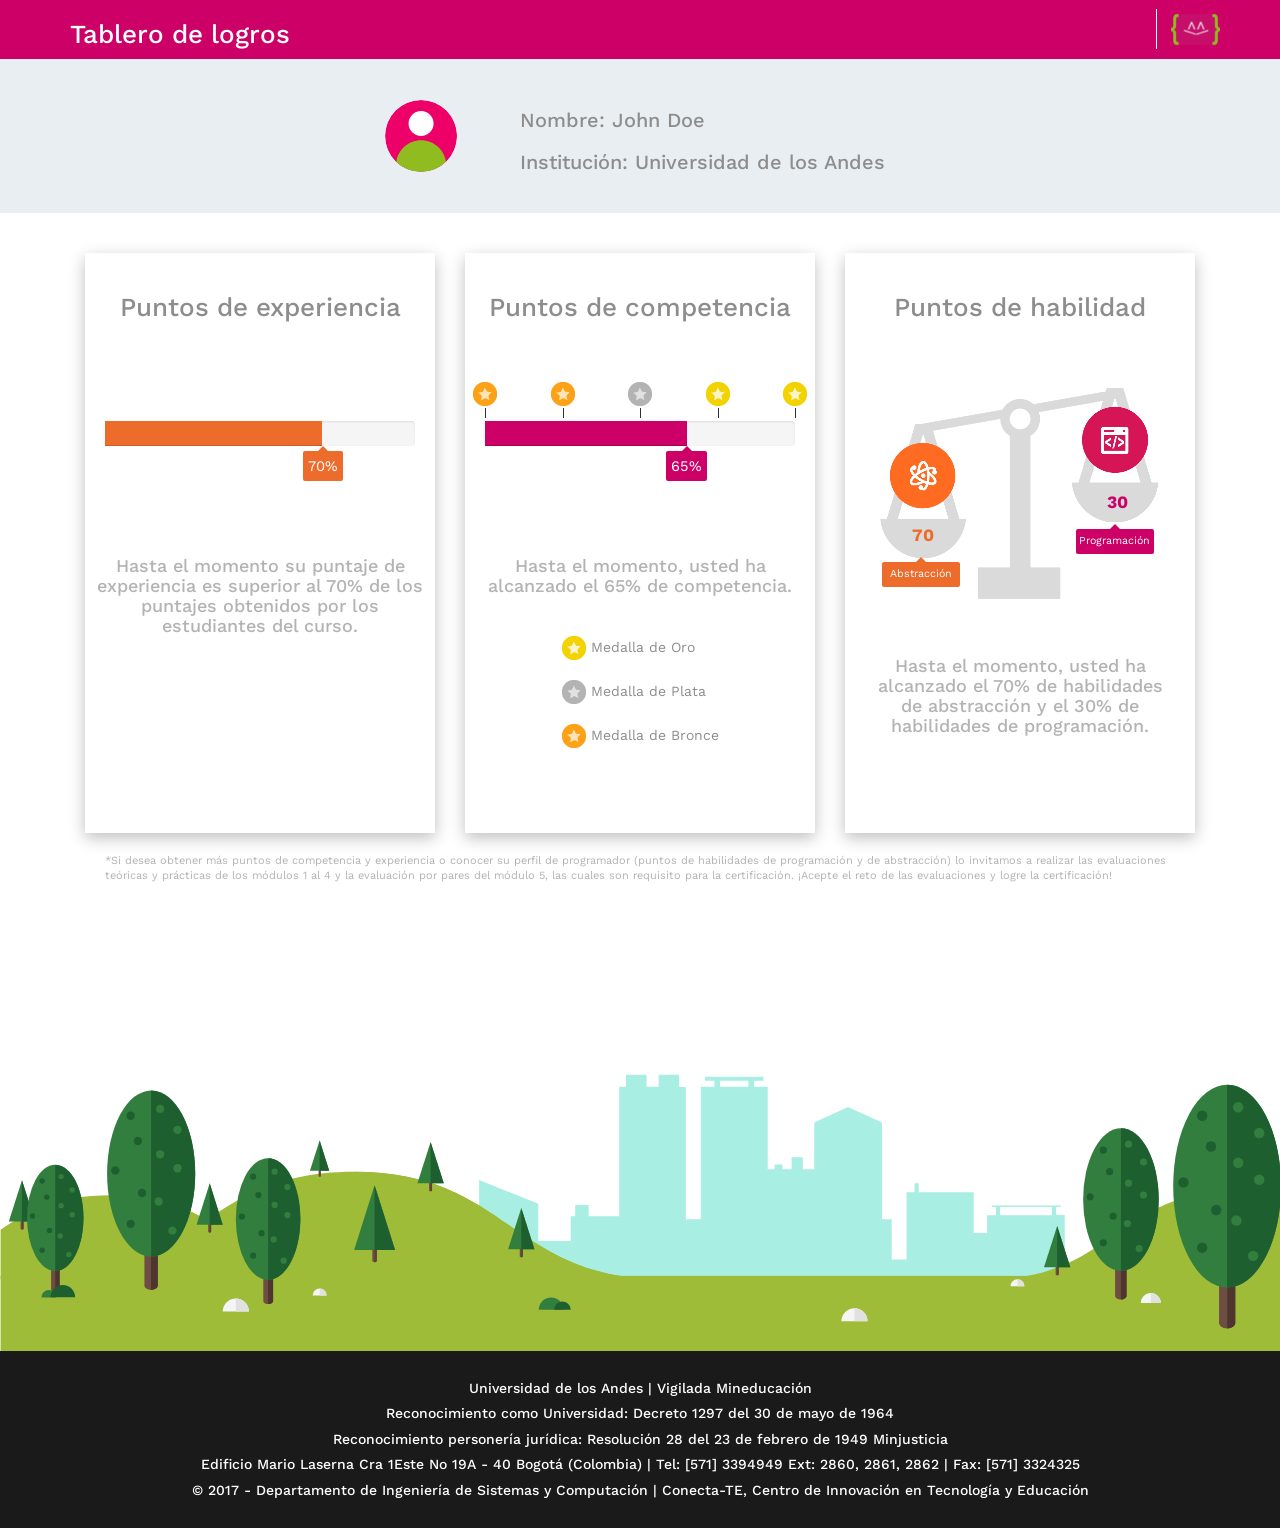
<file: index2.html>
<!DOCTYPE html>
<html lang="es">
  <head>
    <meta charset="utf-8">
    <meta http-equiv="X-UA-Compatible" content="IE=edge">
    <meta name="viewport" content="width=device-width, initial-scale=1">
    <!-- The above 3 meta tags *must* come first in the head; any other head content must come *after* these tags -->
    <meta name="description" content="">
    <meta name="author" content="">
    <link rel="icon" href="../../favicon.ico">

    <title>Inicio</title>

    <!-- Fonts -->
    <link href="https://fonts.googleapis.com/css?family=Work+Sans:300,400,500,600,700" rel="stylesheet">

    <!-- Bootstrap core CSS -->
    <link href="bootstrap/css/bootstrap.min.css" rel="stylesheet">

    <!-- Custom styles for this template -->
    <link href="css/starter-template.css" rel="stylesheet">
    <link href="css/main-theme.css" rel="stylesheet">
    <link href="css/main-theme-responsive.css" rel="stylesheet">

    <!-- HTML5 shim and Respond.js for IE8 support of HTML5 elements and media queries -->
    <!--[if lt IE 9]>
      <script src="https://oss.maxcdn.com/html5shiv/3.7.3/html5shiv.min.js"></script>
      <script src="https://oss.maxcdn.com/respond/1.4.2/respond.min.js"></script>
    <![endif]-->
  </head>

  <body> 
    <nav class="navbar navbar-inverse navbar-cupi2">
      <div class="container">
        <div class="navbar-header">
          <h1>Tablero de logros 
          </h1>
          <a class="navbar-brand right" href="#"><img src="img/cupi2.png" height="100%"></a>
        </div>
      </div>
    </nav>

    <section class="row profile-data" style="padding-top: 0;">
    <div class="container personal-data">
        <div class="container">
        <div class="col-md-6 col-md-offset-3 primary">
          <div class="col-md-3">
            <img class="image img-circle" src="img/default-profile.svg" width="72">
          </div>
          <div class="col-md-9">
            <h3>Nombre: <span class="name"></span></h3>
            <h3>Institución: <span class="institution"></span></h3>
          </div>
        </div>
      </div>
    </div>
    </section>

    <section class="row points-data">
      <div class="container">
          <div class="col-md-4 center-all-content-v">
             <div class="card" id="seccion-experiencia">
            <h1>Puntos de experiencia</h1>
            <div class="progress">
                <div class="progress-bar exp-bar" role="progressbar" aria-valuenow="50" aria-valuemin="0" aria-valuemax="100">
                  <span class="dato-puntos-exp">50%</span>
                </div>
            </div>
            <div class="row info-puntaje">
              <h4>Hasta el momento su puntaje de experiencia es superior al <span class="dato-puntos-exp">50%</span> de los puntajes obtenidos por los estudiantes del curso.</h4>
            </div>
             </div>
          </div>

          <div class="col-md-4 center-all-content-v">
             <div class="card" id="seccion-competencia">
            <h1>Puntos de competencia</h1>
              <div class="progress">
                <div class="progress-bar comp-bar" role="progressbar" aria-valuenow="65" aria-valuemin="0" aria-valuemax="100">
                  <span class="dato-puntos-comp">50%</span>
                </div>
            </div>
            <div class="row info-puntaje center-all-content-v">
              <h4>Hasta el momento, usted ha alcanzado el <span class="dato-puntos-comp">50%</span> de competencia.</h4>
              <ul class="convention">
              <li>
                <img src="img/oro.png" alt="Medalla de Oro" /> Medalla de Oro
              </li>
              <li>
                <img src="img/plata.png" alt="Medalla de Plata" /> Medalla de Plata
              </li>
              <li>
                <img src="img/bronce.png" alt="Medalla de Bronce" /> Medalla de Bronce
              </li>
            </ul>
            </div>
             </div>
          </div>

          <div class="col-md-4 center-all-content-v">
            <div class="card">
            <h1>Puntos de habilidad</h1>
            <div id="contenedorCanvas">
              <form>
                <input id="input_izq" type="text">
                <span id="label_izq" class="label-indicator center-all-content-v">Abstracción</span>
                <input id="input_der" type="text">
                <span id="label_der" class="label-indicator center-all-content-v">Programación</span>
              </form>
            </div>
            <h4>Hasta el momento, usted ha alcanzado el 
<span class="puntos-abstraccion"></span>%
de habilidades de abstracción y el 
<span class="puntos-programacion"></span>%
 de habilidades de programación.</h4>
          </div>
          </div>
      </div>
    </section>

    <section class="row">
      <div class="container">
        <div class="col-md-12">
          <p style="font-size: 11px; text-align: left; padding: 0 20px; color: #B3B3B3;">*Si desea obtener más puntos de competencia y experiencia o conocer su perfil de programador (puntos de habilidades de programación y de abstracción) lo invitamos a realizar las evaluaciones teóricas y prácticas de los módulos 1 al 4 y la evaluación por pares del módulo 5, las cuales son requisito para la certificación. ¡Acepte el reto de las evaluaciones y logre la certificación!</p>
        </div>
      </div>
    </section>

    <section class="row city-background">
      <img src="img/city-background.svg" width="100%">
    </section>

    <footer class="row footer-cupi2">
      <div class="container">
        <h5>Universidad de los Andes | Vigilada Mineducación</h5>
        <h5>Reconocimiento como Universidad: Decreto 1297 del 30 de mayo de 1964</h5>
        <h5>Reconocimiento personería jurídica: Resolución 28 del 23 de febrero de 1949 Minjusticia</h5>
        <h5>Edificio Mario Laserna Cra 1Este No 19A - 40 Bogotá (Colombia) | Tel: [571] 3394949 Ext: 2860, 2861, 2862 | Fax: [571] 3324325 </h5>
        <h5>© 2017 - Departamento de Ingeniería de Sistemas y Computación | Conecta-TE, Centro de Innovación en Tecnología y Educación</h5>
      </div>
    </footer>

    <!-- Bootstrap core JavaScript
    ================================================== -->
    <!-- Placed at the end of the document so the pages load faster -->
    <script src="js/jquery.min.js"></script>
    <script src="bootstrap/js/bootstrap.min.js"></script>
    <script src="p5/p5.js" type="text/javascript"></script>
    <script src="p5/p5.dom.js" type="text/javascript"></script>
    <script src="js/main.js" type="text/javascript"></script>
    <script src="js/balanza.js" type="text/javascript"></script>
  </body>
</html>
</file>
<file: css/starter-template.css>
.starter-template {
  padding: 40px 15px;
  text-align: center;
}
</file>
<file: css/main-theme.css>
/* Colors */
/*Fonts All*/
* {
  font-family: 'Work Sans', sans-serif; }

/* General Styles */
h1 {
  font-size: 26px; }

h3 {
  font-size: 20px; }

.center-all-content-v {
  display: -webkit-flex;
  display: -ms-flexbox;
  display: flex;
  -webkit-flex-direction: column;
  -ms-flex-direction: column;
  flex-direction: column;
  -webkit-justify-content: center;
  -ms-flex-pack: center;
  justify-content: center;
  -webkit-align-items: center;
  -ms-flex-align: center;
  align-items: center;
  -webkit-align-content: center;
  -ms-flex-line-pack: center;
  align-content: center; }

.center-all-content-h {
  display: -webkit-flex;
  display: -ms-flexbox;
  display: flex;
  -webkit-flex-direction: row;
  -ms-flex-direction: row;
  flex-direction: row;
  -webkit-justify-content: center;
  -ms-flex-pack: center;
  justify-content: center;
  -webkit-align-items: center;
  -ms-flex-align: center;
  align-items: center;
  -webkit-align-content: center;
  -ms-flex-line-pack: center;
  align-content: center; }

.stretch-content-fit {
  display: -webkit-flex;
  display: -ms-flexbox;
  display: flex;
  -webkit-justify-content: center;
  -ms-flex-pack: center;
  justify-content: center;
  -webkit-align-items: stretch;
  -ms-flex-align: stretch;
  align-items: stretch; }

.bottom-border {
  border-bottom: 1px solid white;
  padding-bottom: 25px; }

.personal-data {
  width: 100%;
  background-color: #E9EEF3;
  padding: 30px 0 30px 0; }

.image.img-circle {
  max-width: 72px;
  width: 72px;
  height: auto; }

/* General Styles End */
/* Navbar social styles */
.navbar.navbar-inverse.navbar-cupi2-social {
  background-color: #8d8d8d;
  min-height: 30px;
  border: 0;
  border-radius: 0;
  margin: 0; }

.navbar.navbar-inverse.navbar-cupi2-social .navbar-nav > li > a {
  padding: 10px; }

/* Navbar styles */
.navbar.navbar-inverse.navbar-cupi2 {
  background-color: #CC0066;
  border-color: #CC0066;
  border-radius: 0;
  border: 0;
  margin: 0; }

.navbar.navbar-inverse.navbar-cupi2 .container {
  position: relative; }

.navbar.navbar-inverse.navbar-cupi2 .navbar-collapse {
  text-align: center; }

.navbar.navbar-inverse.navbar-cupi2 .navbar-brand.right {
  position: absolute;
  right: 0;
  top: 0;
  padding: 5px;
  height: 100%;
  max-width: 100px; }

.navbar.navbar-inverse.navbar-cupi2 .navbar-brand.right:after {
  content: '';
  position: absolute;
  margin: auto;
  border-left: 1px white solid;
  height: 40px;
  width: 1px;
  left: -10px;
  top: 0;
  bottom: 0; }

.navbar.navbar-inverse.navbar-cupi2 .navbar-nav {
  padding: 15px;
  margin-left: 50px; }

.navbar.navbar-inverse.navbar-cupi2 .navbar-nav > li > a {
  padding-top: 5px;
  padding-bottom: 5px;
  color: white;
  font-weight: 600;
  margin-left: 5px;
  margin-right: 5px; }

.navbar.navbar-inverse.navbar-cupi2 h1 {
  color: white; }

.navbar.navbar-inverse.navbar-cupi2 .bordered {
  border: 1px solid white;
  border-radius: 10px; }

.navbar.navbar-inverse.navbar-cupi2 .navbar-nav > .active > a, .navbar.navbar-inverse.navbar-cupi2 .navbar-nav > .active > a:focus, .navbar.navbar-inverse.navbar-cupi2 .navbar-nav > .active > a:hover
.navbar.navbar-inverse.navbar-cupi2 .navbar-nav > li > a:focus, .navbar.navbar-inverse.navbar-cupi2 .navbar-nav > li > a:hover {
  background-color: #A13E0E;
  border-radius: 10px; }

.navbar.navbar-inverse.navbar-cupi2 .bordered:hover {
  background-color: white !important;
  color: #ED6C2C; }

/* Navbar styles End */
/* Profile section styles */
.row.profile-data {
  padding-top: 40px;
  padding-bottom: 40px;
  background-color: white;
  color: white;
  margin: 0;
  color: #8d8d8d; }

.row.profile-data .primary {
  display: -webkit-flex;
  display: -ms-flexbox;
  display: flex;
  -webkit-flex-direction: row;
  -ms-flex-direction: row;
  flex-direction: row;
  -webkit-justify-content: center;
  -ms-flex-pack: center;
  justify-content: center;
  -webkit-align-items: center;
  -ms-flex-align: center;
  align-items: center;
  -webkit-align-content: center;
  -ms-flex-line-pack: center;
  align-content: center;
  text-align: left; }

#bird {
  position: absolute;
  right: 200px;
  bottom: -30px; }

/* Profile section styles End*/
/* Points section styles */
.row.points-data {
  min-height: 400px;
  margin: 0; }

.row.points-data h1 {
  text-align: center;
  color: #8d8d8d; }

.row.points-data h4 {
  color: #B3B3B3; }

/* Points section styles end*/
/* City Background section */
.row.city-background {
  margin: 0; }

/* City Background section End */
/* Footer styles */
.row.footer-cupi2 {
  margin: 0;
  padding-top: 20px;
  padding-bottom: 20px;
  text-align: center;
  background-color: #1A1A1A;
  color: white; }

/* Footer styles End*/
/* Balanza */
#contenedorCanvas {
  position: relative;
  width: 100%;
  max-width: 400px;
  margin: auto; }

.input_izq, .input_der {
  background-color: transparent;
  border: none;
  text-align: center;
  font-weight: bold;
  font-size: 18px;
  min-width: 45px; }

.input_izq {
  color: #ED6C2C; }

.input_der {
  color: #CC0066; }

/* Balanza End */
/* Puntaje */
.row.points-data h1, .row.points-data h4 {
  text-align: center; }

.row.puntaje {
  margin-top: 40px;
  margin-bottom: 20px; }

.row.puntaje h1, .row.puntaje h4 {
  margin: 0;
  color: #ED6C2C;
  font-weight: 400; }

.row.puntaje h1 {
  font-size: 48px; }

.info-puntaje {
  margin-top: 30px;
  text-align: center; }

/* Puntaje End */
/* Progress Bar Styles */
.progress {
  height: 25px;
  width: 100%;
  overflow: visible;
  position: relative;
  margin-bottom: 100px;
  margin-top: 100px; }

.progress-bar {
  text-align: left;
  transition-duration: 3s;
  background-color: #ED6C2C;
  position: relative; }

.comp-bar {
  background-color: #CC0066; }

.progress-bar span {
  background-color: #ED6C2C;
  position: absolute;
  bottom: -35px;
  font-size: 11pt;
  line-height: 10px;
  padding: 10px 5px 10px 5px;
  right: -1.4em;
  border-radius: 2px; }

.comp-bar span {
  background-color: #CC0066; }

.progress-bar span:after {
  bottom: 100%;
  left: 50%;
  border: solid transparent;
  content: " ";
  height: 0;
  width: 0;
  position: absolute;
  pointer-events: none;
  border-color: rgba(255, 255, 255, 0);
  border-bottom-color: #ED6C2C;
  border-width: 5px;
  margin-left: -5px; }

.comp-bar span:after {
  border-bottom-color: #CC0066; }

/* Progress Bar Styles End */
/* Cielo */
#cieloCanvas {
  position: relative; }

#cieloCanvas .container {
  position: relative;
  z-index: 1; }

#cieloCanvas canvas {
  position: absolute;
  top: 0;
  left: 0;
  z-index: 0; }

/* Cielo End */
/* Card Styles */
.card {
  box-shadow: 0 5px 15px 0 rgba(0, 0, 0, 0.25);
  padding: 20px;
  width: 100%;
  min-height: 580px;
  margin-bottom: 20px; }

.card h1 {
  margin-bottom: 10px; }

.card h2, .card h3, .card h4 {
  margin-bottom: 40px; }

/* Card Styles End */
/*Medal Style*/
.progress .medal {
  display: block;
  line-height: 0em;
  font-size: 0em;
  position: absolute;
  top: -13px;
  padding-bottom: 10px;
  text-align: left;
  border-left: 1px solid #263238;
  padding-left: 2px; }

.progress .medal::before {
  content: "";
  display: block;
  width: 26px;
  height: 26px;
  margin: -27px 0px 0px -16px;
  background-position: center center;
  background-repeat: no-repeat; }

.progress .medal.style1::before {
  background-image: url("../img/bronce.png"); }

.progress .medal.style2::before {
  background-image: url("../img/plata.png"); }

.progress .medal.style3::before {
  background-image: url("../img/oro.png"); }

.convention {
  list-style-type: none;
  text-align: left;
  padding: 0;
  color: #8d8d8d; }

.convention li {
  margin-bottom: 20px; }

/* Medal Style End */
/*Estilos Demo*/
#demo input {
  margin-bottom: 25px; }

/*Fin Estilos Demo*/
/*Label Style*/
.label-indicator {
  background-color: #ED6C2C;
  font-size: 8pt;
  line-height: 10px;
  padding: 10px;
  border-radius: 2px;
  text-align: center;
  vertical-align: middle;
  color: white; }

.label-indicator:after {
  bottom: 100%;
  left: 50%;
  border: solid transparent;
  content: " ";
  height: 0;
  width: 0;
  position: absolute;
  pointer-events: none;
  border-color: rgba(255, 255, 255, 0);
  border-bottom-color: #ED6C2C;
  border-width: 5px;
  margin-left: -5px; }

#label_der {
  background-color: #CC0066; }

#label_der:after {
  border-bottom-color: #CC0066; }

/*Label Style End*/
</file>
<file: css/main-theme-responsive.css>
/* Colors */
@media only screen and (max-width: 767px) {
  .navbar.navbar-inverse.navbar-cupi2-social .container {
    text-align: center; }

  .navbar.navbar-inverse.navbar-cupi2-social ul {
    display: inline-block;
    float: none;
    vertical-align: top;
    margin: auto;
    padding: 0; }

  .navbar.navbar-inverse.navbar-cupi2-social li {
    float: left; }

  .navbar.navbar-inverse.navbar-cupi2 .navbar-brand.right {
    position: absolute;
    margin: auto;
    right: 0;
    top: 0;
    bottom: 0;
    padding: 0;
    height: 60px; }

  .navbar.navbar-inverse.navbar-cupi2 .navbar-nav {
    margin: 0;
    padding: 0;
    margin-top: 10px;
    margin-bottom: 10px; }

  .navbar.navbar-inverse.navbar-cupi2 button.navbar-toggle {
    border-color: white; }

  .navbar.navbar-inverse.navbar-cupi2 button.navbar-toggle:hover .icon-bar, .navbar.navbar-inverse.navbar-cupi2 button.navbar-toggle:focus .icon-bar, .navbar.navbar-inverse.navbar-cupi2 button.navbar-toggle:active .icon-bar {
    background-color: #ED6C2C; }

  .navbar.navbar-inverse.navbar-cupi2 button.navbar-toggle:hover, .navbar.navbar-inverse.navbar-cupi2 button.navbar-toggle:focus, .navbar.navbar-inverse.navbar-cupi2 button.navbar-toggle:active {
    background-color: white; }

  .navbar.navbar-inverse.navbar-cupi2 .navbar-header {
    position: relative;
    margin: auto;
    text-align: left; }

  .navbar.navbar-inverse.navbar-cupi2 .navbar-header h1 {
    font-size: 18pt;
    margin-bottom: 20px; }

  #bird {
    right: 0;
    top: 0; }

  .card {
    margin-bottom: 20px; }

  .progress {
    margin-top: 80px;
    margin-bottom: 80px; }

  .card {
    min-height: auto; }

  .row.profile-data .primary {
    -webkit-flex-direction: column;
    -ms-flex-direction: column;
    flex-direction: column;
    text-align: center; } }
</file>
